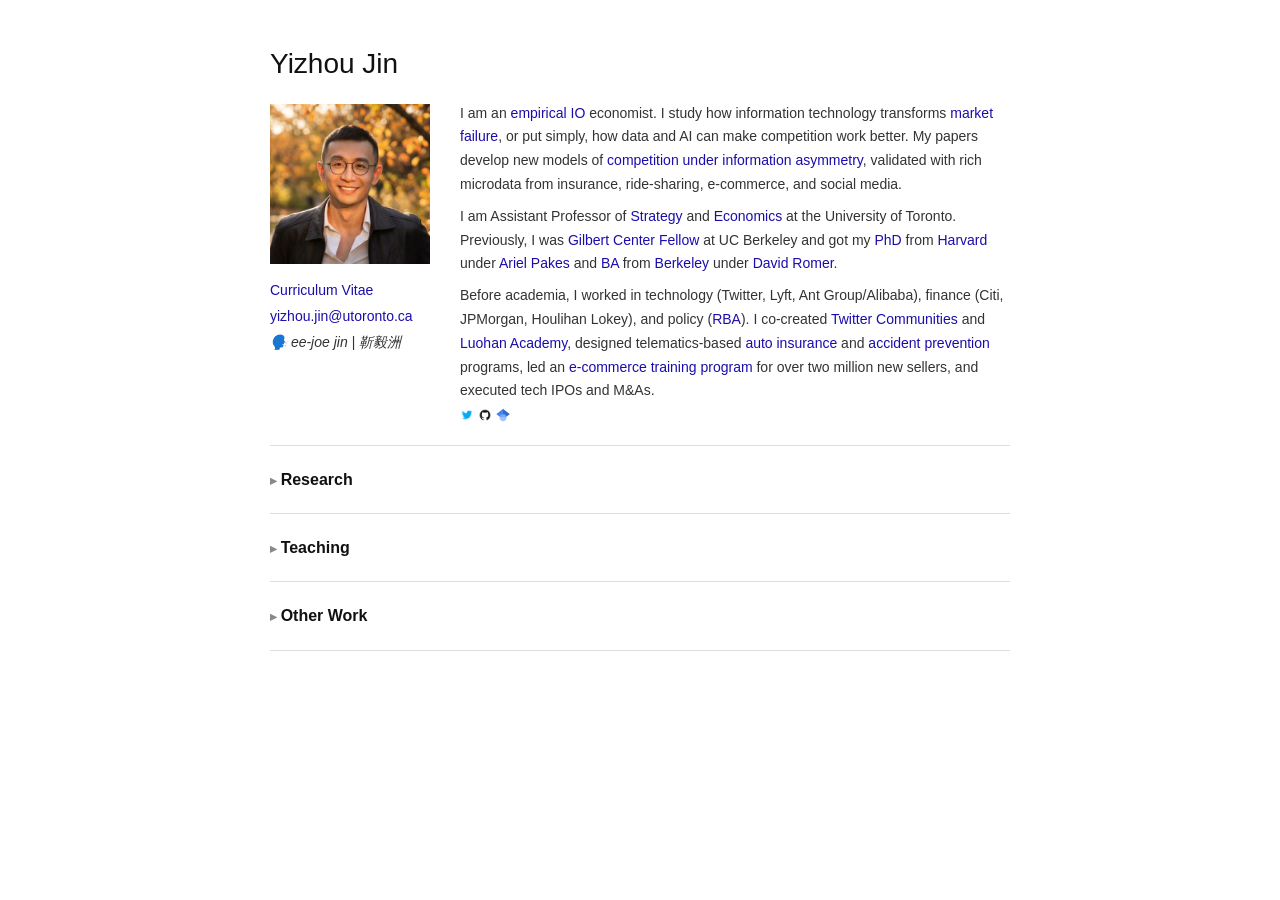
<file: index.html>
<!DOCTYPE html>
<html lang="en">
<head>
  <meta charset="UTF-8">
  <meta name="viewport" content="width=device-width, initial-scale=1.0">
  <title>Yizhou Jin</title>
  <meta name="description" content="Yizhou Jin, economics, strategy">
  <link rel="stylesheet" href="css/style.css">
  <!-- Google Analytics -->
  <script async src="https://www.googletagmanager.com/gtag/js?id=G-L0QRBL5CYY"></script>
  <script>
    window.dataLayer = window.dataLayer || [];
    function gtag(){dataLayer.push(arguments);}
    gtag('js', new Date());
    gtag('config', 'G-L0QRBL5CYY');
  </script>
</head>
<body>

  <div class="container">

    <!-- Header: photo/contact left, bio right -->
    <header class="profile">
      <h1>Yizhou Jin</h1>
      <div class="header-row">
        <div class="header-left">
          <img src="img/headshot.jpg" alt="Yizhou Jin" class="headshot">
          <p><a href="files/cv/cv_yjin.pdf" target="_blank">Curriculum Vitae</a></p>
          <p><a href="mailto:yizhou.jin@utoronto.ca">yizhou.jin@utoronto.ca</a></p>
          <p><em>🗣️ ee-joe jin | 靳毅洲</em></p>
        </div>
        <div class="header-right">
          <p>
            I am an <a href="https://www.aeaweb.org/articles?id=10.1257/jep.24.2.145" target="_blank">empirical IO</a> economist. I study how information technology transforms <a href="https://www.nobelprize.org/uploads/2018/06/tirole-lecture.pdf" target="_blank">market failure</a>, or put simply, how data and AI can make competition work better. My papers develop new models of <a href="https://www.nber.org/papers/w27906" target="_blank">competition under information asymmetry</a>, validated with rich microdata from insurance, ride-sharing, e-commerce, and social media.
          </p>
          <p>
            I am Assistant Professor of <a href="https://www.rotman.utoronto.ca/faculty-and-research/academic-areas/strategic-management/faculty/" target="_blank">Strategy</a> and <a href="https://www.economics.utoronto.ca/index.php/index/person/faculty" target="_blank">Economics</a> at the University of Toronto. Previously, I was <a href="https://gilbert.berkeley.edu/" target="_blank">Gilbert Center Fellow</a> at UC Berkeley and got my <a href="https://dash.harvard.edu/entities/publication/f94e4d7c-17cc-4f2f-86ca-3d49407c451c" target="_blank">PhD</a> from <a href="https://gsas.harvard.edu/program/business-economics" target="_blank">Harvard</a> under <a href="https://scholar.harvard.edu/pakes/home" target="_blank">Ariel Pakes</a> and <a href="https://econ.berkeley.edu/sites/default/files/jin_yizhou.pdf" target="_blank">BA</a> from <a href="https://econ.berkeley.edu/commencement/undergraduate-economics-awards" target="_blank">Berkeley</a> under <a href="https://eml.berkeley.edu/~dromer/" target="_blank">David Romer</a>.
          </p>
          <p>
            Before academia, I worked in technology (Twitter, Lyft, Ant Group/Alibaba), finance (Citi, JPMorgan, Houlihan Lokey), and policy (<a href="https://www.rba.gov.au/" target="_blank">RBA</a>). I co-created <a href="https://x.com/HiCommunities/status/1435649202810404864" target="_blank">Twitter Communities</a> and <a href="https://www.luohanacademy.com/" target="_blank">Luohan Academy</a>, designed telematics-based <a href="https://www.nber.org/digest/202110/voluntary-self-monitoring-auto-insurance-market?page=1&perPage=50" target="_blank">auto insurance</a> and <a href="https://papers.ssrn.com/sol3/papers.cfm?abstract_id=4453814" target="_blank">accident prevention</a> programs, led an <a href="https://papers.ssrn.com/sol3/papers.cfm?abstract_id=4334216" target="_blank">e-commerce training program</a> for over two million new sellers, and executed tech IPOs and M&amp;As.
            <br>
            <a href="https://x.com/yizhoujin" target="_blank"><img src="img/twitter.png" alt="Twitter" class="icon-emoji"></a>
            <a href="https://github.com/yizhoujin" target="_blank"><img src="img/github.png" alt="GitHub" class="icon-emoji"></a>
            <a href="https://scholar.google.com/citations?user=igW2S88AAAAJ&hl=en" target="_blank"><img src="img/scholar.png" alt="Google Scholar" class="icon-emoji"></a>
          </p>
        </div>
      </div>
    </header>

    <hr>

    <!-- Research -->
    <details id="research">
      <summary>Research</summary>

      <p class="research-overview">
        Competition often fails to deliver efficient outcomes when one side knows more than the other: insurers cannot recognize safe drivers, shoppers cannot spot reliable sellers, and readers struggle to tell careful reporting from misinformation. Data and AI can ease these failures by <a href="https://hbr.org/2016/11/the-simple-economics-of-machine-intelligence" target="_blank">making prediction cheap</a>, but the gains <a href="https://www.nber.org/papers/w31788" target="_blank">may flow</a> to those who already hold <a href="https://www.nber.org/papers/w29096" target="_blank">data</a>, <a href="https://doi.org/10.1287/mnsc.2024.06909" target="_blank">skills</a>, <a href="https://www.nber.org/papers/w35720" target="_blank">expertise</a> and <a href="https://www.aeaweb.org/articles?id=10.1257/aer.104.11.3565" target="_blank">track records</a>, widening the information gaps. I ask when data and AI make competition work better, and when they instead obstruct entry, raise markups or exacerbate societal risk. My method combines economic theory with large administrative datasets, structural econometrics and field experiments.
      </p>

      <h3>Published or Accepted</h3>

      <div class="paper">
        <p><strong>Buying Data from Consumers: The Impact of Monitoring in U.S. Auto Insurance</strong><br>
        with <a class="coauthor" href="https://shoshanavasserman.com/" target="_blank">Shoshana Vasserman</a>.
        <em>Journal of Political Economy</em>, published online, 2026.
        <br>
        <span class="lk">[<a href="https://doi.org/10.1086/744482" target="_blank">Paper</a>]</span>
        <span class="lk">[<a href="https://www.nber.org/digest/202110/voluntary-self-monitoring-auto-insurance-market?page=1&perPage=50" target="_blank">NBER Digest</a>]</span>
        <span class="lk">[<a href="https://www.nber.org/conferences/si-2019-industrial-organization" target="_blank">NBER SI IO/Digitization</a>]</span>
        <span class="lk">[<a href="files/research/jin_vasserman_buying_data_appendix.pdf" target="_blank">Online Appendix</a>]</span>
        <span class="lk">[<a href="files/research/jin_vasserman_buying_data_slides.pdf" target="_blank">Slides</a>]</span>
        <span class="lk">[<a href="https://doi.org/10.7910/DVN/IWFEZL" target="_blank">Replication Package</a>]</span>
        </p>
        <details class="abstract">
          <summary>Summary</summary>
          <p>A U.S. auto insurer offered drivers a discount for sharing their driving data: safer drivers selected in, and drivers became 30% safer while monitored. Our model shows that mandating data portability, or restricting how the monitoring data are priced, would reduce monitoring and hurt consumers.</p>
        </details>
      </div>

      <div class="paper">
        <p><strong>Competing under Information Heterogeneity: Evidence from Auto Insurance</strong><br>
        with <a class="coauthor" href="https://marcocosconati.com/" target="_blank">Marco Cosconati</a>, <a class="coauthor" href="https://sites.google.com/site/yixinpage/" target="_blank">Yi Xin</a>, and <a class="coauthor" href="https://fanwu.info/" target="_blank">Fan Wu</a>.
        <em>Review of Economic Studies</em>, published online, 2026.
        <br>
        <span class="lk">[<a href="https://doi.org/10.1093/restud/rdag058" target="_blank">Paper</a>]</span>
        <span class="lk">[<a href="https://dl.acm.org/doi/10.1145/3736252.3742587" target="_blank">EC Extended Abstract</a>]</span>
        <span class="lk">[<a href="https://www.nber.org/conferences/si-2025-industrial-organization" target="_blank">NBER SI IO</a>]</span>
        <span class="lk">[<a href="files/research/cosconati_xin_wu_jin_competing_appendix.pdf" target="_blank">Online Appendix</a>]</span>
        <span class="lk">[<a href="https://zenodo.org/records/17693302" target="_blank">Replication Package</a>]</span>
        </p>
        <details class="abstract">
          <summary>Summary</summary>
          <p>Italian auto insurers differ in how precisely they rate risk. Insurers that rate risk more precisely, including some smaller and more specialized firms, win safer customers despite higher costs, and a shared risk bureau would erode their edge yet raise consumer surplus by 15.7%.</p>
        </details>
      </div>

      <h3>Working Papers</h3>

      <div class="paper">
        <p><span class="new">[new]</span> <strong>Misinformation as Lemons: How Credibility Unravels on Social Media</strong>
        <br>
        <span class="lk">[<a href="misinformation-paper/">Paper</a>]</span>
        </p>
        <details class="abstract">
          <summary>Summary</summary>
          <p>This paper studies how information asymmetry between producers and readers drives selection in the production and amplification of social-media posts, and how network structure shapes that selection. We first develop an empirical framework with selection on two margins: producers with heterogeneous accuracy and amplifiers with different demand for credibility. We then micro-found this demand in a network sharing game, linking it to two network features: reciprocity and overlap. Empirically, we collect viral posts about the 2022 mpox outbreak on Twitter and develop a large-language-model protocol that scales fact-checking of each post while aligning closely with human judgment. Our empirical tests demonstrate adverse selection on both production and amplification margins within reciprocal or high-overlap networks, and advantageous selection in one-way and diverse (low-overlap) networks.</p>
        </details>
      </div>

      <div class="paper">
        <p><strong>Re-examining Moral Hazard in Risky Driving: New Evidence from Behavioral Data in Auto Insurance</strong>
        <br>
        <span class="lk">[<a href="https://papers.ssrn.com/sol3/papers.cfm?abstract_id=4453814" target="_blank">SSRN</a>]</span>
        <span class="lk">[<a href="https://dl.acm.org/doi/abs/10.1145/3580507.3597805" target="_blank">EC Extended Abstract</a>]</span>
        <span class="lk">[<a href="files/research/paper_mh_online_appendix.pdf" target="_blank">Online Appendix</a>]</span>
        <span class="lk">[<a href="files/research/paper_mh_slides.pdf" target="_blank">Slides</a>]</span>
        </p>
        <details class="abstract">
          <summary>Summary</summary>
          <p>Using second-by-second smartphone records from rideshare drivers, I find that handheld phone use more than doubles the odds of a collision, yet drivers barely cut it when rain or a higher deductible raises their risk or cost; a one-time warning reduces it by about 19%, with the largest proportional responses among the heaviest users.</p>
        </details>
      </div>

      <div class="paper">
        <p><strong>Entry and Advertising on Digital Platforms: Evidence from a Large E-Commerce Platform</strong><br>
        with Zhengyun Sun.
        <br>
        <span class="lk">[<a href="https://papers.ssrn.com/sol3/papers.cfm?abstract_id=6438349" target="_blank">SSRN</a>]</span>
        <span class="lk">[<a href="https://www.ftc.gov/about-ftc/bureaus-offices/bureau-economics/events/be-seminarsarchive" target="_blank">FTC</a>]</span>
        <span class="lk">[<a href="https://marriner.eccles.utah.edu/utah-winter-economics-conference/" target="_blank">Utah WBEC 2024</a>]</span>
        </p>
        <details class="abstract">
          <summary>Summary</summary>
          <p>On a platform where more than 20,000 sellers register each day, fewer than 1% become viable businesses. Entrants shown beside established sellers in the same search win buyers&rsquo; purchases, yet reach far fewer buyers&rsquo; consideration sets, pointing to discovery rather than product quality as the barrier to entry.</p>
        </details>
      </div>

      <div class="paper">
        <p><strong>Entrepreneurial Training at Platform Scale: Evidence from a Large E-Commerce Experiment</strong><br>
        with Zhengyun Sun. Earlier version circulated as &ldquo;AI Training for Online Entrepreneurs.&rdquo;
        <br>
        <span class="lk">[<a href="https://papers.ssrn.com/sol3/papers.cfm?abstract_id=4334216" target="_blank">SSRN</a>]</span>
        <span class="lk">[<a href="https://www.nber.org/conferences/economics-artificial-intelligence-conference-fall-2021" target="_blank">NBER Economics of AI</a>]</span>
        </p>
        <details class="abstract">
          <summary>Summary</summary>
          <p>In a randomized experiment with 712,118 new sellers, free, algorithmically customized training raised monthly revenue by 2.2%, much of it through advertising while sellers had few ratings.</p>
        </details>
      </div>

      <div class="paper">
        <p><strong>How to Prevent Traffic Accidents: AI and the &ldquo;First-Best&rdquo; Insurance Contract</strong><br>
        with Thomas Yu.
        <br>
        <span class="lk">[<a href="https://papers.ssrn.com/sol3/papers.cfm?abstract_id=4102446" target="_blank">SSRN</a>]</span>
        <span class="lk">[<a href="https://www.nber.org/conferences/si-2021-it-and-digitization" target="_blank">NBER SI IT/Digitization</a>]</span>
        </p>
        <details class="abstract">
          <summary>Summary</summary>
          <p>Using behavioral driving data, we estimate a model of risky action, attention and insurance that separates responses to financial incentives from the effect of making risk salient, and use it to design contracts that price a directly measured behavior while keeping insurance against accidents.</p>
        </details>
      </div>

      <div class="paper">
        <p><strong>Digital Platforms as Data Vendors: Information Acquisition and the Return to Data on an E-commerce Platform</strong><br>
        with Zhengyun Sun.
        <br>
        <span class="lk">[<a href="https://papers.ssrn.com/sol3/papers.cfm?abstract_id=6438423" target="_blank">SSRN</a>]</span>
        </p>
        <details class="abstract">
          <summary>Summary</summary>
          <p>A large e-commerce platform sells customer and market analytics to its sellers. Small sellers&rsquo; demand for analytics is especially price-sensitive, sellers induced to buy them achieve higher conversion and more buyers, and in our model cheaper access raises sales and lowers concentration within the estimation sample.</p>
        </details>
      </div>

    </details>

    <hr>

    <!-- Teaching & Other Writing -->
    <details id="teaching">
      <summary>Teaching</summary>

      <h3>Teaching Resources</h3>

      <div class="item">
        <p><strong>Information Asymmetry</strong><br>
        Model/Simulation:
        <span class="lk">[<a href="files/teaching/mini_course_info_asymmetry/adverse_selection_signaling.pdf" target="_blank">Adverse Selection &amp; Signaling</a>]</span>
        <span class="lk">[<a href="files/teaching/mini_course_info_asymmetry/moral_hazard.pdf" target="_blank">Moral Hazard</a>]</span>
        <br>
        Application:
        <span class="lk">[<a href="files/teaching/mini_course_info_asymmetry/application_insurance.pdf" target="_blank">Insurance</a>]</span>
        <span class="lk">[<a href="files/teaching/mini_course_info_asymmetry/application_ibuyer.pdf" target="_blank">iBuyers</a>]</span>
        <span class="lk">[<a href="files/teaching/mini_course_info_asymmetry/application_platform.pdf" target="_blank">Platforms</a>]</span>
        </p>
      </div>

      <div class="item">
        <p><strong>Disruptive Innovation</strong><br>
        Model:
        <span class="lk">[<a href="files/teaching/mini_course_disruptive_innovation/disruptive_innovation_framework.pdf" target="_blank">Framework</a>]</span>
        <br>
        Application:
        <span class="lk">[<a href="files/teaching/mini_course_disruptive_innovation/application_insurance.pdf" target="_blank">Insurance</a>]</span>
        <span class="lk">[<a href="files/teaching/mini_course_disruptive_innovation/application_gaming.pdf" target="_blank">Gaming</a>]</span>
        </p>
      </div>

      <div class="item">
        <p><strong>Economics of AI</strong><br>
        Model:
        <span class="lk">[<a href="files/teaching/mini_course_econ_ai/themes.pdf" target="_blank">Themes</a>]</span>
        <span class="lk">[<a href="files/teaching/mini_course_econ_ai/task_vs_system_view.pdf" target="_blank">Task vs System Views</a>]</span>
        <br>
        Application:
        <span class="lk">[<a href="files/teaching/mini_course_econ_ai/application_healthcare.pdf" target="_blank">Healthcare</a>]</span>
        <span class="lk">[<a href="files/teaching/mini_course_econ_ai/application_tech_adoption.pdf" target="_blank">Automation</a>]</span>
        </p>
      </div>

      <h3>Advising</h3>

      <div class="item">
        <p><strong>PhD</strong><br>
        <a href="https://andrewpaulley.ca/" target="_blank">Andrew Paulley</a> (committee member)
        </p>
      </div>

      <div class="item">
        <p><strong>Undergraduate</strong><br>
        Ishaan Gupta (family office);
        Jacob Kyi (Studienstiftung);
        Yiming Zhong (Private Equity);
        Hannah Zeyu Zhang (MIT Master);
        Frank Vergara (Samsung);
        Naomi Dong (Deloitte);
        Patrick Wei (Yale SOM MBA);
        Giada Rosa Bernardins (Esade Barcelona MBA)
        </p>
      </div>

      <div class="item">
        <p><strong><a href="https://creativedestructionlab.com/streams/risk/" target="_blank">CDL Risk</a> Startups</strong><br>
        <a href="https://www.federato.ai/" target="_blank">Federato</a> ($15M Series A);
        <a href="https://iink.com/" target="_blank">iink Payments</a> ($6M Seed);
        <a href="https://protosure.io/" target="_blank">Protosure</a> ($3M Seed);
        <a href="https://www.birdseyeviewtechnologies.com/" target="_blank">Birdseyeview Technology</a> (£250K Seed);
        <a href="https://www.cooperpetcare.com/" target="_blank">Cooper Pet Care</a> (€600K Seed)
        </p>
      </div>

      <h3>My Mentors</h3>

      <div class="item">
        <p><strong>Berkeley</strong><br>
        <a href="https://econ.berkeley.edu/profile/pierre-olivier-gourinchas" target="_blank">Pierre-Olivier Gourinchas</a>,
        <a href="https://econ.berkeley.edu/profile/ben-handel" target="_blank">Ben Handel</a>,
        <a href="https://haas.berkeley.edu/faculty/jonathan-kolstad/" target="_blank">Jon Kolstad</a>,
        <a href="https://econ.berkeley.edu/profile/martha-olney" target="_blank">Martha Olney</a>,
        <a href="https://econ.berkeley.edu/profile/david-h-romer" target="_blank">David Romer</a>,
        <a href="https://haas.berkeley.edu/faculty/tadelis-steven/" target="_blank">Steven Tadelis</a>
        </p>
      </div>

      <div class="item">
        <p><strong>Harvard</strong><br>
        <a href="https://www.hbs.edu/faculty/Pages/profile.aspx?facId=220887" target="_blank">Leemore Dafny</a>,
        <a href="https://economics.mit.edu/people/faculty/nathaniel-hendren" target="_blank">Nathan Hendren</a>,
        <a href="https://www.economics.harvard.edu/people/robin-lee" target="_blank">Robin Lee</a>,
        <a href="https://www.economics.harvard.edu/people/ariel-pakes" target="_blank">Ariel Pakes</a>,
        <a href="https://www.hbs.edu/faculty/Pages/profile.aspx?facId=209495" target="_blank">Dennis Yao</a>
        </p>
      </div>

    </details>

    <hr>

    <!-- Discussions & Presentations -->
    <details id="other-work">
      <summary>Other Work</summary>

      <div class="item">
        <p>Program Committee, ACM Conference on Economics and Computation (EC): <a href="https://ec26.sigecom.org/committees/program-committee/" target="_blank">'26</a>, <a href="https://ec23.sigecom.org/comittees/program-committee/index.html" target="_blank">'23</a>, <a href="https://ec21.sigecom.org/committees-acm/program-committee/index.html" target="_blank">'21</a>, <a href="https://ec20.sigecom.org/committees-acm/program-committee/index.html" target="_blank">'20</a>.</p>
      </div>

      <div class="item">
        <p><a href="https://www.rotman.utoronto.ca/faculty-and-research/academic-areas/economic-analysis-and-policy/seminars/" target="_blank">Rotman EAP Seminar</a> co-organizer, 2022&ndash;present.</p>
      </div>

      <div class="item">
        <p>Discussion of Li and Zheng (2025): &ldquo;Experience Rating and Moral Hazard in Insurance Markets&rdquo;<br>
        <em>NBER Insurance Working Group Meeting</em>, May 2025.
        <span class="lk">[<a href="files/other/jin_discussion_li_zheng_2025.pdf" target="_blank">Slides</a>]</span>
        </p>
      </div>

      <div class="item">
        <p>Discussion of Demirer, Jim&eacute;nez-Hern&aacute;ndez, Li, and Peng (2023): &ldquo;Data, Privacy Laws and Firm Production: Evidence from the GDPR&rdquo;<br>
        <em>AEA Annual Meeting</em>, January 2024.
        <span class="lk">[<a href="files/other/jin_discussion_demirer_2024.pdf" target="_blank">Slides</a>]</span>
        </p>
      </div>

      <div class="item">
        <p>&ldquo;Telematics Data in U.S. Auto Insurance&rdquo;<br>
        <em>IVASS</em>, December 2022.
        <span class="lk">[<a href="files/other/jin_telematics_ivass_2022.pdf" target="_blank">Slides</a>]</span>
        </p>
      </div>

      <div class="item">
        <p>Discussion of Cosconati (2021): &ldquo;The Effect of Insurance Telematics and Financial Penalties on Market-wide Moral Hazard&rdquo;<br>
        <em>NBER Insurance Working Group Meeting</em>, October 2021.
        <span class="lk">[<a href="files/other/jin_discussion_cosconati_2021.pdf" target="_blank">Slides</a>]</span>
        </p>
      </div>

      <div class="item">
        <p>IB Deals &mdash; IPO: <a href="https://www.sec.gov/Archives/edgar/data/1327567/000119312512153764/d318373ds1.htm" target="_blank">Palo Alto Networks</a>, <a href="https://www.sec.gov/Archives/edgar/data/1478484/000119312513393718/d552850ds1.htm" target="_blank">zulily</a>, <a href="https://www.sec.gov/Archives/edgar/data/1594109/000119312514075544/d647121ds1.htm" target="_blank">GrubHub</a>, <a href="https://www.sec.gov/Archives/edgar/data/1528396/000119312511240194/ds1.htm" target="_blank">Guidewire</a>, <a href="https://www.sec.gov/Archives/edgar/data/1477200/000104746913008919/a2216601zs-1a.htm" target="_blank">Rocket Fuel</a>. M&amp;A: <a href="https://www.prnewswire.com/news-releases/seamless-and-grubhub-announce-merger-208124841.html" target="_blank">GrubHub/Seamless</a>, <a href="https://www.itnews.com.au/news/alcatel-lucent-sells-genesys-for-15b-277523" target="_blank">Permira/Genesys</a>, <a href="https://spectrum.ieee.org/nanosys-gets-3m-to-bring-its-quantum-dot-technology-to-lcds" target="_blank">3M/Nanosys</a>.</p>
      </div>

    </details>

    <footer>
    </footer>

  </div>

  <script>
    // A link ending in #research etc. opens that tab and scrolls to it.
    function openTab(id) {
      var d = document.getElementById(id);
      if (!d || d.tagName !== 'DETAILS') return;
      d.open = true;
      d.scrollIntoView({behavior: 'smooth', block: 'start'});
    }
    if (location.hash) openTab(location.hash.slice(1));
    window.addEventListener('hashchange', function () { openTab(location.hash.slice(1)); });
  </script>

</body>
</html>
</file>
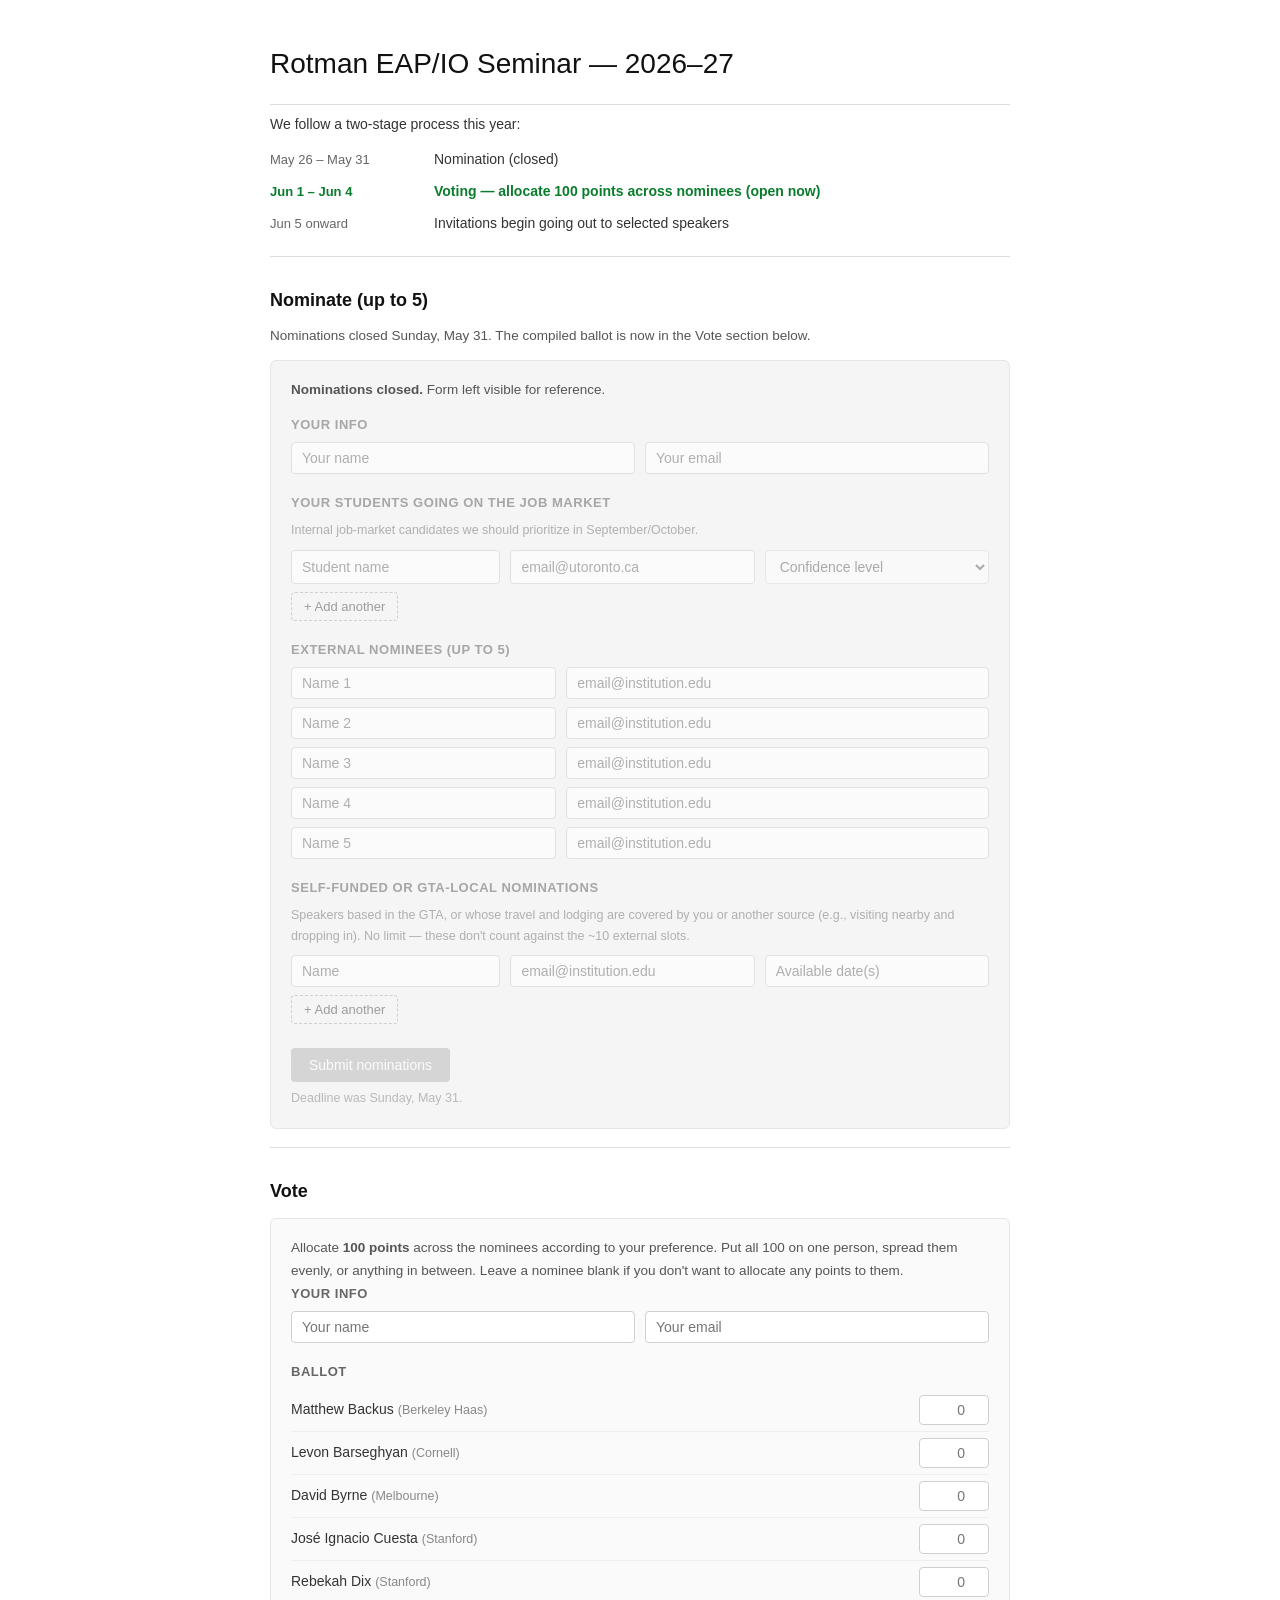
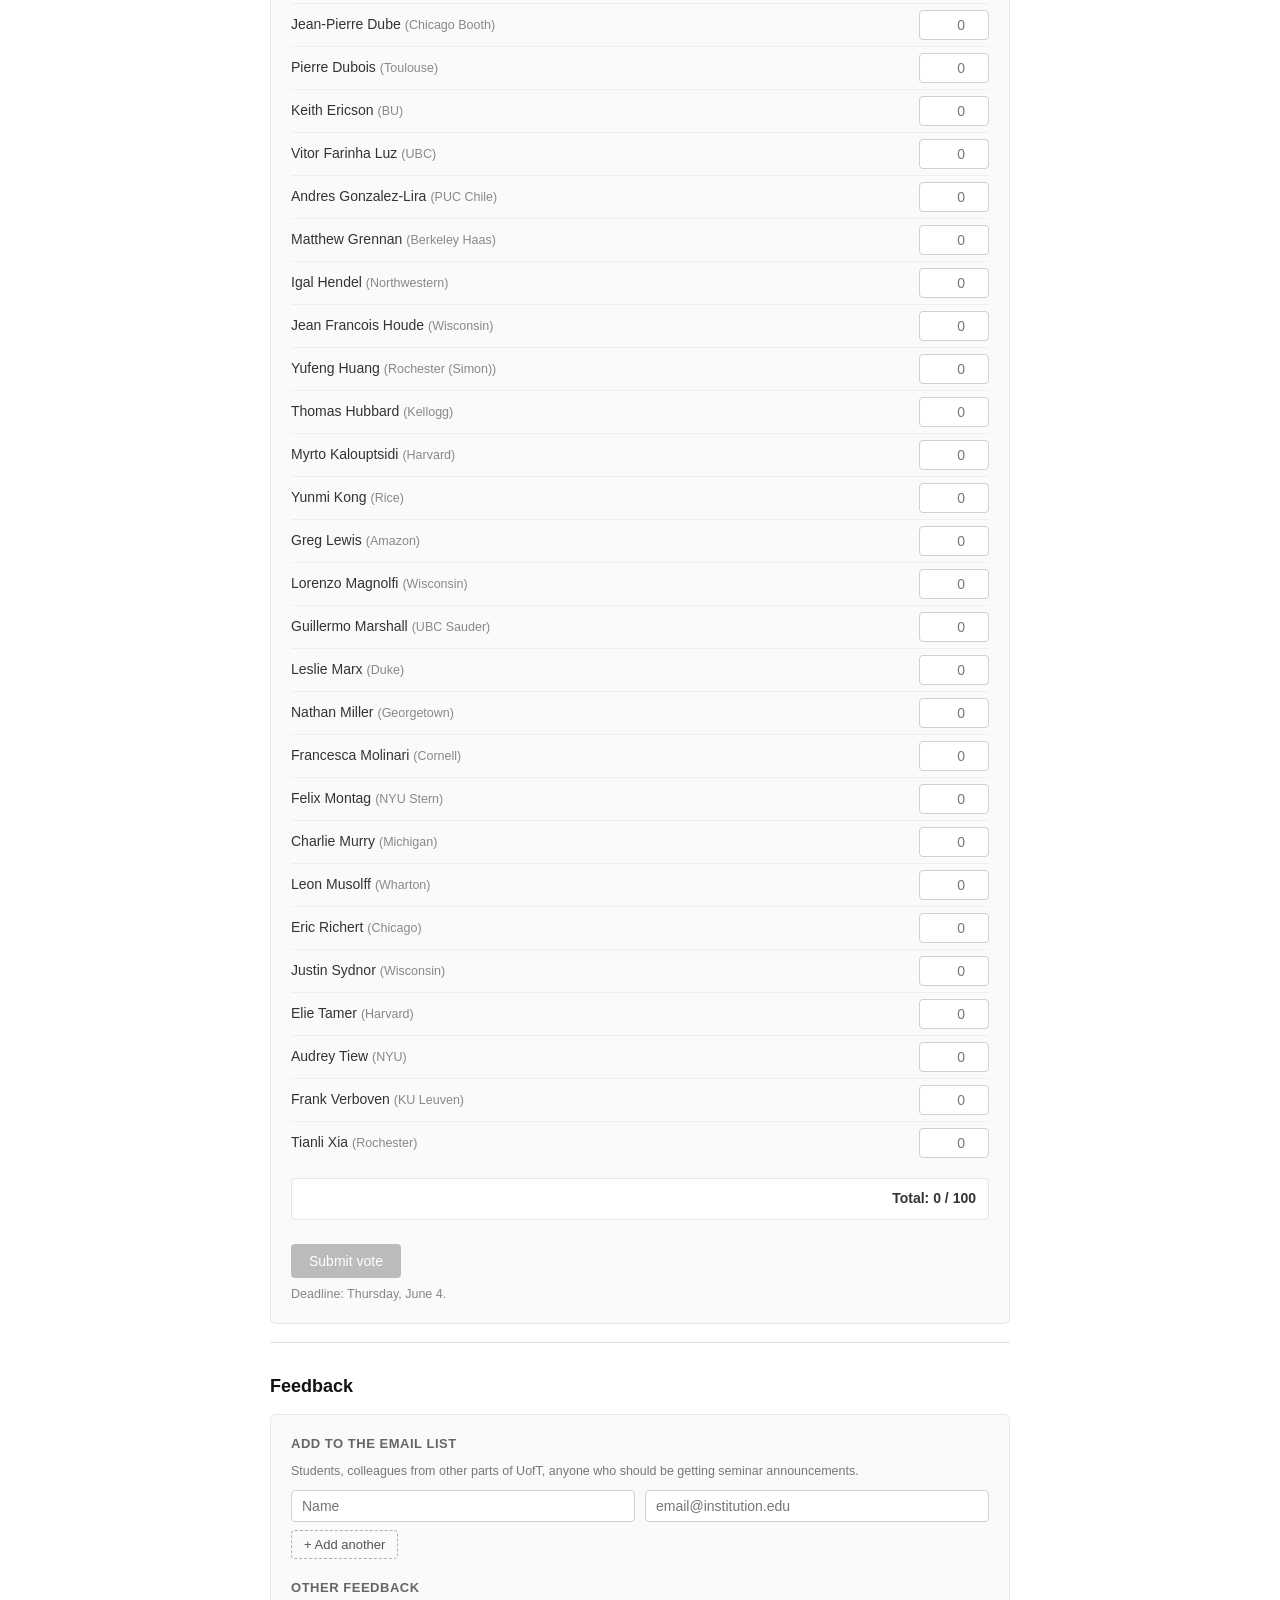
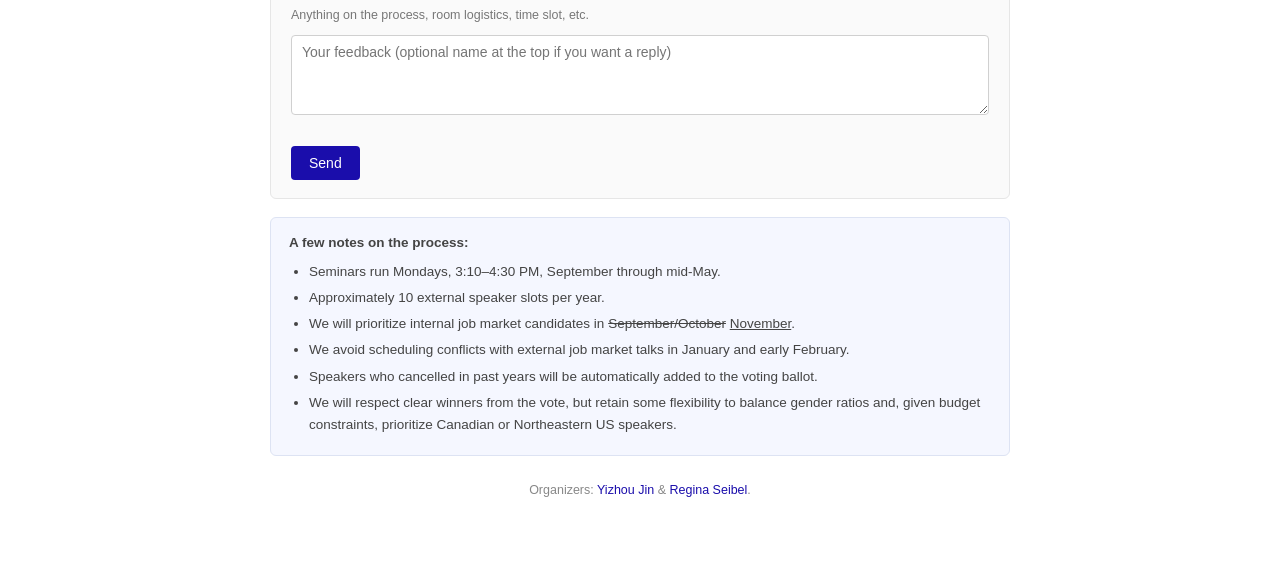
<file: eap/index.html>
<!DOCTYPE html>
<html lang="en">
<head>
  <meta charset="UTF-8">
  <meta name="viewport" content="width=device-width, initial-scale=1.0">
  <title>EAP/IO Seminar 2026-27</title>
  <meta name="robots" content="noindex, nofollow">
  <link rel="stylesheet" href="../css/style.css">
  <style>
    .timeline {
      list-style: none;
      margin: 8px 0 16px;
      padding: 0;
    }
    .timeline li {
      padding: 4px 0;
      display: flex;
      gap: 14px;
      align-items: baseline;
    }
    .timeline .when {
      flex: 0 0 150px;
      color: #666;
      font-size: 13px;
    }
    .timeline .what {
      flex: 1;
    }
    .timeline .active {
      color: #0a7d2c;
      font-weight: 600;
    }
    .form-section {
      background: #fafafa;
      border: 1px solid #e6e6e6;
      border-radius: 6px;
      padding: 18px 20px;
      margin: 12px 0 18px;
    }
    .form-section.disabled {
      background: #f5f5f5;
      color: #888;
    }
    .form-section.disabled fieldset[disabled] {
      border: none;
      padding: 0;
      margin: 0;
      opacity: 0.55;
    }
    .form-section.disabled .closed-note {
      margin: 0 0 12px;
      color: #555;
      font-size: 13.5px;
    }
    .form-row {
      display: flex;
      gap: 10px;
      margin-bottom: 8px;
    }
    .form-row input {
      flex: 1;
      padding: 7px 10px;
      font-size: 14px;
      font-family: inherit;
      border: 1px solid #d0d0d0;
      border-radius: 4px;
      background: #fff;
    }
    .form-row input:focus {
      outline: none;
      border-color: #1a0dab;
    }
    .form-row input[name^="name"] { flex: 0 0 38%; }
    textarea {
      width: 100%;
      padding: 8px 10px;
      font-size: 14px;
      font-family: inherit;
      border: 1px solid #d0d0d0;
      border-radius: 4px;
      background: #fff;
      resize: vertical;
      min-height: 80px;
    }
    textarea:focus {
      outline: none;
      border-color: #1a0dab;
    }
    button.submit {
      margin-top: 10px;
      padding: 9px 18px;
      background: #1a0dab;
      color: #fff;
      border: none;
      border-radius: 4px;
      font-size: 14px;
      font-family: inherit;
      cursor: pointer;
    }
    button.submit:hover { background: #1505a0; }
    button.submit:disabled {
      background: #bbb;
      cursor: not-allowed;
    }
    button.add-row {
      background: none;
      border: 1px dashed #b0b0b0;
      color: #555;
      padding: 6px 12px;
      border-radius: 4px;
      font-size: 13px;
      font-family: inherit;
      cursor: pointer;
    }
    button.add-row:hover {
      border-color: #1a0dab;
      color: #1a0dab;
    }
    .form-row input[name="sf_name"] { flex: 0 0 30%; }
    .form-row input[name="sf_email"] { flex: 0 0 35%; }
    .form-row input[name="sf_date"] { flex: 1; }
    .form-row input[name="st_name"] { flex: 0 0 30%; }
    .form-row input[name="st_email"] { flex: 0 0 35%; }
    .form-row select[name="st_confidence"] {
      flex: 1;
      padding: 7px 10px;
      font-size: 14px;
      font-family: inherit;
      border: 1px solid #d0d0d0;
      border-radius: 4px;
      background: #fff;
      color: #333;
    }
    .form-row select:focus { outline: none; border-color: #1a0dab; }
    .notes-section {
      background: #f5f7ff;
      border: 1px solid #dde3f3;
      border-radius: 6px;
      padding: 14px 18px;
      margin: 12px 0 0;
      font-size: 13.5px;
      color: #444;
      line-height: 1.65;
    }
    .notes-section ul { margin: 6px 0 0 20px; padding: 0; }
    .notes-section li { margin-bottom: 4px; }
    .ballot-row {
      display: flex;
      align-items: center;
      gap: 12px;
      padding: 6px 0;
      border-bottom: 1px solid #eee;
    }
    .ballot-row:last-child { border-bottom: none; }
    .ballot-row .nominee {
      flex: 1;
      font-size: 14px;
    }
    .ballot-row .nominee .affil {
      color: #888;
      font-size: 12.5px;
      margin-left: 4px;
    }
    .ballot-row input[type="number"] {
      width: 70px;
      padding: 6px 8px;
      font-size: 14px;
      font-family: inherit;
      border: 1px solid #d0d0d0;
      border-radius: 4px;
      background: #fff;
      text-align: right;
    }
    .ballot-row input[type="number"]:focus {
      outline: none;
      border-color: #1a0dab;
    }
    .ballot-total {
      margin-top: 14px;
      padding: 8px 12px;
      background: #fff;
      border: 1px solid #e6e6e6;
      border-radius: 4px;
      font-size: 14px;
      font-weight: 600;
      text-align: right;
    }
    .ballot-total.ok { color: #0a7d2c; border-color: #b7e4c4; background: #f1faf3; }
    .ballot-total.over { color: #a30000; border-color: #f1c8c8; background: #fbf0f0; }
    .preview-banner {
      background: #fff7e0;
      border: 1px solid #e0c870;
      color: #6b5a16;
      padding: 8px 12px;
      border-radius: 4px;
      font-size: 12.5px;
      margin-bottom: 12px;
    }
    .hint {
      font-size: 12.5px;
      color: #888;
      margin-top: 6px;
    }
    h2 {
      font-size: 18px;
      font-weight: 600;
      color: #111;
      margin-top: 28px;
      margin-bottom: 10px;
    }
  </style>
</head>
<body>

  <div class="container">

    <header>
      <h1>Rotman EAP/IO Seminar &mdash; 2026&ndash;27</h1>
    </header>

    <hr>

    <p>We follow a two-stage process this year:</p>
    <ul class="timeline">
      <li><span class="when">May 26 &ndash; May 31</span><span class="what">Nomination (closed)</span></li>
      <li><span class="when active">Jun 1 &ndash; Jun 4</span><span class="what active">Voting &mdash; allocate 100 points across nominees (open now)</span></li>
      <li><span class="when">Jun 5 onward</span><span class="what">Invitations begin going out to selected speakers</span></li>
    </ul>

    <hr>

    <h2>Nominate (up to 5)</h2>
    <p style="font-size:13.5px; color:#555;">
      Nominations closed Sunday, May 31. The compiled ballot is now in the Vote section below.
    </p>
    <div class="form-section disabled">
      <p class="closed-note"><strong>Nominations closed.</strong> Form left visible for reference.</p>
      <fieldset disabled>
      <form id="nominate-form" onsubmit="return false">
        <h3 style="font-size:13px; color:#666; text-transform:uppercase; letter-spacing:0.04em; margin-top:0; margin-bottom:6px;">Your info</h3>
        <div class="form-row">
          <input type="text" name="nominator_name" placeholder="Your name" autocomplete="name" required>
          <input type="email" name="nominator_email" placeholder="Your email" autocomplete="email" required>
        </div>

        <h3 style="font-size:13px; color:#666; text-transform:uppercase; letter-spacing:0.04em; margin-top:18px; margin-bottom:6px;">Your students going on the job market</h3>
        <p style="font-size:12.5px; color:#777; margin-bottom:8px;">
          Internal job-market candidates we should prioritize in September/October.
        </p>
        <div id="student-rows">
          <div class="form-row student-row">
            <input type="text" name="st_name" placeholder="Student name" autocomplete="off">
            <input type="email" name="st_email" placeholder="email@utoronto.ca" autocomplete="off">
            <select name="st_confidence">
              <option value="">Confidence level</option>
              <option value="For sure going">For sure going</option>
              <option value="Likely going">Likely going</option>
              <option value="Still deciding">Still deciding</option>
            </select>
          </div>
        </div>
        <button type="button" class="add-row" onclick="addStudentRow()">+ Add another</button>

        <h3 style="font-size:13px; color:#666; text-transform:uppercase; letter-spacing:0.04em; margin-top:18px; margin-bottom:6px;">External nominees (up to 5)</h3>
        <div class="form-row">
          <input type="text" name="name1" placeholder="Name 1" autocomplete="off">
          <input type="email" name="email1" placeholder="email@institution.edu" autocomplete="off">
        </div>
        <div class="form-row">
          <input type="text" name="name2" placeholder="Name 2" autocomplete="off">
          <input type="email" name="email2" placeholder="email@institution.edu" autocomplete="off">
        </div>
        <div class="form-row">
          <input type="text" name="name3" placeholder="Name 3" autocomplete="off">
          <input type="email" name="email3" placeholder="email@institution.edu" autocomplete="off">
        </div>
        <div class="form-row">
          <input type="text" name="name4" placeholder="Name 4" autocomplete="off">
          <input type="email" name="email4" placeholder="email@institution.edu" autocomplete="off">
        </div>
        <div class="form-row">
          <input type="text" name="name5" placeholder="Name 5" autocomplete="off">
          <input type="email" name="email5" placeholder="email@institution.edu" autocomplete="off">
        </div>

        <h3 style="font-size:13px; color:#666; text-transform:uppercase; letter-spacing:0.04em; margin-top:18px; margin-bottom:6px;">Self-funded or GTA-local nominations</h3>
        <p style="font-size:12.5px; color:#777; margin-bottom:8px;">
          Speakers based in the GTA, or whose travel and lodging are covered by you or another source (e.g., visiting nearby and dropping in). No limit &mdash; these don't count against the ~10 external slots.
        </p>
        <div id="self-funded-rows">
          <div class="form-row self-funded-row">
            <input type="text" name="sf_name" placeholder="Name" autocomplete="off">
            <input type="email" name="sf_email" placeholder="email@institution.edu" autocomplete="off">
            <input type="text" name="sf_date" placeholder="Available date(s)" autocomplete="off">
          </div>
        </div>
        <button type="button" class="add-row" onclick="addSelfFundedRow()">+ Add another</button>

        <div style="margin-top:14px;">
          <button type="submit" class="submit">Submit nominations</button>
        </div>
        <p class="hint">Deadline was Sunday, May 31.</p>
      </form>
      </fieldset>
    </div>

    <hr>

    <h2>Vote</h2>
    <div id="vote-closed" class="form-section disabled">
      <p style="margin:0;">
        Voting opens <strong>Monday, June 1</strong>. The compiled list of nominees will appear here, and you'll allocate <strong>100 points</strong> across them however you'd like.
      </p>
    </div>
    <div id="vote-open" class="form-section" style="display:none;">
      <p style="font-size:13.5px; color:#555; margin-top:0;">
        Allocate <strong>100 points</strong> across the nominees according to your preference. Put all 100 on one person, spread them evenly, or anything in between. Leave a nominee blank if you don't want to allocate any points to them.
      </p>
      <form id="vote-form" onsubmit="return submitVote(event)">
        <h3 style="font-size:13px; color:#666; text-transform:uppercase; letter-spacing:0.04em; margin-top:0; margin-bottom:6px;">Your info</h3>
        <div class="form-row">
          <input type="text" name="voter_name" placeholder="Your name" autocomplete="name" required>
          <input type="email" name="voter_email" placeholder="Your email" autocomplete="email" required>
        </div>

        <h3 style="font-size:13px; color:#666; text-transform:uppercase; letter-spacing:0.04em; margin-top:18px; margin-bottom:6px;">Ballot</h3>
        <div id="ballot-rows"></div>

        <div id="ballot-total" class="ballot-total">
          Total: <span id="ballot-total-num">0</span> / 100
        </div>

        <div style="margin-top:14px;">
          <button type="submit" class="submit">Submit vote</button>
        </div>
        <p class="hint">Deadline: Thursday, June 4.</p>
      </form>
    </div>

    <hr>

    <h2>Feedback</h2>
    <div class="form-section">
      <form id="feedback-form" onsubmit="return submitFeedback(event)">
        <h3 style="font-size:13px; color:#666; text-transform:uppercase; letter-spacing:0.04em; margin-top:0; margin-bottom:6px;">Add to the email list</h3>
        <p style="font-size:12.5px; color:#777; margin-bottom:8px;">
          Students, colleagues from other parts of UofT, anyone who should be getting seminar announcements.
        </p>
        <div id="mailing-rows">
          <div class="form-row mailing-row">
            <input type="text" name="ml_name" placeholder="Name" autocomplete="off">
            <input type="email" name="ml_email" placeholder="email@institution.edu" autocomplete="off">
          </div>
        </div>
        <button type="button" class="add-row" onclick="addMailingRow()">+ Add another</button>

        <h3 style="font-size:13px; color:#666; text-transform:uppercase; letter-spacing:0.04em; margin-top:18px; margin-bottom:6px;">Other feedback</h3>
        <p style="font-size:12.5px; color:#777; margin-bottom:8px;">
          Anything on the process, room logistics, time slot, etc.
        </p>
        <textarea id="feedback-text" placeholder="Your feedback (optional name at the top if you want a reply)"></textarea>

        <div style="margin-top:14px;">
          <button type="submit" class="submit">Send</button>
        </div>
      </form>
    </div>

    <div class="notes-section">
      <strong>A few notes on the process:</strong>
      <ul>
        <li>Seminars run Mondays, 3:10&ndash;4:30 PM, September through mid-May.</li>
        <li>Approximately 10 external speaker slots per year.</li>
        <li>We will prioritize internal job market candidates in <del>September/October</del> <ins>November</ins>.</li>
        <li>We avoid scheduling conflicts with external job market talks in January and early February.</li>
        <li>Speakers who cancelled in past years will be automatically added to the voting ballot.</li>
        <li>We will respect clear winners from the vote, but retain some flexibility to balance gender ratios and, given budget constraints, prioritize Canadian or Northeastern US speakers.</li>
      </ul>
    </div>

    <p style="text-align:center; color:#888; font-size:12.5px; margin-top:24px;">
      Organizers: <a href="/" target="_blank">Yizhou Jin</a> &amp; <a href="https://reginaseibel.github.io/" target="_blank">Regina Seibel</a>.
    </p>

  </div>

  <script>
    // Paste the deployment URL of your Apps Script Web App here.
    const SCRIPT_URL = "https://script.google.com/macros/s/AKfycbzmW98Hx26xoKYQd_NMesgxXrV_BkV5HjKjCE9oM6PM7DdJgGfIJiztPfN2cNuN4TAD/exec";

    // Fallback recipients if the script call fails.
    const ORG_EMAILS = "yizhou.jin@utoronto.ca,regina.seibel@rotman.utoronto.ca";

    // ---- Vote ballot ----
    // On May 31, after nominations close, the organizers compile the final
    // ballot here (external nominees from form submissions + auto-added past
    // cancellations). Voting opens automatically once this array is non-empty.
    // Each entry: { name: "...", affiliation: "..." }
    const BALLOT = [
      { name: "Matthew Backus", affiliation: "Berkeley Haas" },
      { name: "Levon Barseghyan", affiliation: "Cornell" },
      { name: "David Byrne", affiliation: "Melbourne" },
      { name: "José Ignacio Cuesta", affiliation: "Stanford" },
      { name: "Rebekah Dix", affiliation: "Stanford" },
      { name: "Jean-Pierre Dube", affiliation: "Chicago Booth" },
      { name: "Pierre Dubois", affiliation: "Toulouse" },
      { name: "Keith Ericson", affiliation: "BU" },
      { name: "Vitor Farinha Luz", affiliation: "UBC" },
      { name: "Andres Gonzalez-Lira", affiliation: "PUC Chile" },
      { name: "Matthew Grennan", affiliation: "Berkeley Haas" },
      { name: "Igal Hendel", affiliation: "Northwestern" },
      { name: "Jean Francois Houde", affiliation: "Wisconsin" },
      { name: "Yufeng Huang", affiliation: "Rochester (Simon)" },
      { name: "Thomas Hubbard", affiliation: "Kellogg" },
      { name: "Myrto Kalouptsidi", affiliation: "Harvard" },
      { name: "Yunmi Kong", affiliation: "Rice" },
      { name: "Greg Lewis", affiliation: "Amazon" },
      { name: "Lorenzo Magnolfi", affiliation: "Wisconsin" },
      { name: "Guillermo Marshall", affiliation: "UBC Sauder" },
      { name: "Leslie Marx", affiliation: "Duke" },
      { name: "Nathan Miller", affiliation: "Georgetown" },
      { name: "Francesca Molinari", affiliation: "Cornell" },
      { name: "Felix Montag", affiliation: "NYU Stern" },
      { name: "Charlie Murry", affiliation: "Michigan" },
      { name: "Leon Musolff", affiliation: "Wharton" },
      { name: "Eric Richert", affiliation: "Chicago" },
      { name: "Justin Sydnor", affiliation: "Wisconsin" },
      { name: "Elie Tamer", affiliation: "Harvard" },
      { name: "Audrey Tiew", affiliation: "NYU" },
      { name: "Frank Verboven", affiliation: "KU Leuven" },
      { name: "Tianli Xia", affiliation: "Rochester" },
    ];

    // Dummy ballot used when the page is loaded with ?preview in the URL,
    // so organizers can preview the voting UI before populating BALLOT.
    const PREVIEW_BALLOT = [
      { name: "Alessandro Gavazza", affiliation: "LSE" },
      { name: "Ali Yurukoglu", affiliation: "Stanford GSB" },
      { name: "Chris Sullivan", affiliation: "Calgary" },
      { name: "Ginger Jin", affiliation: "Maryland" },
      { name: "Shoshana Vasserman", affiliation: "Stanford GSB" },
      { name: "Christopher Conlon", affiliation: "NYU Stern" }
    ];

    async function postToSheet(payload) {
      // text/plain content-type avoids a CORS preflight on Apps Script.
      const res = await fetch(SCRIPT_URL, {
        method: "POST",
        redirect: "follow",
        body: JSON.stringify(payload),
        headers: { "Content-Type": "text/plain;charset=utf-8" }
      });
      const data = await res.json();
      if (data.status !== "ok") throw new Error(data.message || "Unknown error");
      return data;
    }

    function showThanks(form, msg) {
      const section = form.closest(".form-section");
      section.innerHTML =
        '<p style="margin:0; color:#0a7d2c; font-weight:600;">' + msg + '</p>';
    }

    function mailtoFallback(subject, body) {
      window.location.href = "mailto:" + ORG_EMAILS +
        "?subject=" + encodeURIComponent(subject) +
        "&body=" + encodeURIComponent(body);
    }

    function addSelfFundedRow() {
      const container = document.getElementById("self-funded-rows");
      const row = document.createElement("div");
      row.className = "form-row self-funded-row";
      row.innerHTML =
        '<input type="text" name="sf_name" placeholder="Name" autocomplete="off">' +
        '<input type="email" name="sf_email" placeholder="email@institution.edu" autocomplete="off">' +
        '<input type="text" name="sf_date" placeholder="Available date(s)" autocomplete="off">';
      container.appendChild(row);
    }

    function addStudentRow() {
      const container = document.getElementById("student-rows");
      const row = document.createElement("div");
      row.className = "form-row student-row";
      row.innerHTML =
        '<input type="text" name="st_name" placeholder="Student name" autocomplete="off">' +
        '<input type="email" name="st_email" placeholder="email@utoronto.ca" autocomplete="off">' +
        '<select name="st_confidence">' +
          '<option value="">Confidence level</option>' +
          '<option value="For sure going">For sure going</option>' +
          '<option value="Likely going">Likely going</option>' +
          '<option value="Still deciding">Still deciding</option>' +
        '</select>';
      container.appendChild(row);
    }

    function addMailingRow() {
      const container = document.getElementById("mailing-rows");
      const row = document.createElement("div");
      row.className = "form-row mailing-row";
      row.innerHTML =
        '<input type="text" name="ml_name" placeholder="Name" autocomplete="off">' +
        '<input type="email" name="ml_email" placeholder="email@institution.edu" autocomplete="off">';
      container.appendChild(row);
    }

    function collectNominationPayload(f) {
      const students = [];
      document.querySelectorAll(".student-row").forEach(row => {
        const name = row.querySelector('input[name="st_name"]').value.trim();
        const email = row.querySelector('input[name="st_email"]').value.trim();
        const confidence = row.querySelector('select[name="st_confidence"]').value;
        if (name || email) students.push({ name, email, confidence });
      });
      const nominees = [];
      for (let i = 1; i <= 5; i++) {
        const name = (f["name" + i].value || "").trim();
        const email = (f["email" + i].value || "").trim();
        if (name || email) nominees.push({ name, email });
      }
      const selfFunded = [];
      document.querySelectorAll(".self-funded-row").forEach(row => {
        const name = row.querySelector('input[name="sf_name"]').value.trim();
        const email = row.querySelector('input[name="sf_email"]').value.trim();
        const date = row.querySelector('input[name="sf_date"]').value.trim();
        if (name || email || date) selfFunded.push({ name, email, date });
      });
      return {
        type: "nomination",
        nominator_name: (f.nominator_name.value || "").trim(),
        nominator_email: (f.nominator_email.value || "").trim(),
        students,
        nominees,
        self_funded: selfFunded
      };
    }

    async function submitNomination(e) {
      e.preventDefault();
      const f = e.target;
      const payload = collectNominationPayload(f);
      if (payload.students.length === 0 && payload.nominees.length === 0 && payload.self_funded.length === 0) {
        alert("Please add at least one nomination.");
        return false;
      }
      const btn = f.querySelector('button[type="submit"]');
      const orig = btn.textContent;
      btn.disabled = true;
      btn.textContent = "Submitting...";
      try {
        if (!SCRIPT_URL) throw new Error("Submission endpoint not configured.");
        await postToSheet(payload);
        showThanks(f, "Thanks! Your nominations have been recorded.");
      } catch (err) {
        btn.disabled = false;
        btn.textContent = orig;
        const proceed = confirm(
          "Could not save submission automatically (" + err.message + ").\n\n" +
          "Click OK to send your nominations by email instead, or Cancel to retry."
        );
        if (proceed) {
          const stLines = payload.students.map((n, i) => `${i+1}. ${n.name}${n.email ? "  <" + n.email + ">" : ""}${n.confidence ? "  [" + n.confidence + "]" : ""}`);
          const lines = payload.nominees.map((n, i) => `${i+1}. ${n.name}${n.email ? "  <" + n.email + ">" : ""}`);
          const sfLines = payload.self_funded.map((n, i) => `${i+1}. ${n.name}${n.email ? "  <" + n.email + ">" : ""}${n.date ? "  [" + n.date + "]" : ""}`);
          const subject = "EAP/IO Seminar 2026-27: Nominations from " + (payload.nominator_name || "(anonymous)");
          let body = `From: ${payload.nominator_name} <${payload.nominator_email}>\n\n`;
          if (stLines.length) body += "Students going on the job market:\n\n" + stLines.join("\n") + "\n\n";
          if (lines.length) body += "External nominees:\n\n" + lines.join("\n") + "\n\n";
          if (sfLines.length) body += "Self-funded or GTA-local nominations:\n\n" + sfLines.join("\n") + "\n\n";
          mailtoFallback(subject, body);
        }
      }
      return false;
    }

    function collectFeedbackPayload() {
      const mailingList = [];
      document.querySelectorAll(".mailing-row").forEach(row => {
        const name = row.querySelector('input[name="ml_name"]').value.trim();
        const email = row.querySelector('input[name="ml_email"]').value.trim();
        if (name || email) mailingList.push({ name, email });
      });
      const text = document.getElementById("feedback-text").value.trim();
      return { type: "feedback", mailing_list: mailingList, feedback: text };
    }

    async function submitFeedback(e) {
      e.preventDefault();
      const f = e.target;
      const payload = collectFeedbackPayload();
      if (payload.mailing_list.length === 0 && !payload.feedback) {
        alert("Nothing to send.");
        return false;
      }
      const btn = f.querySelector('button[type="submit"]');
      const orig = btn.textContent;
      btn.disabled = true;
      btn.textContent = "Submitting...";
      try {
        if (!SCRIPT_URL) throw new Error("Submission endpoint not configured.");
        await postToSheet(payload);
        showThanks(f, "Thanks! Your feedback has been recorded.");
      } catch (err) {
        btn.disabled = false;
        btn.textContent = orig;
        const proceed = confirm(
          "Could not save submission automatically (" + err.message + ").\n\n" +
          "Click OK to send by email instead, or Cancel to retry."
        );
        if (proceed) {
          const subject = "EAP/IO Seminar 2026-27: Feedback";
          let body = "";
          if (payload.mailing_list.length) {
            body += "Add to mailing list:\n\n" +
              payload.mailing_list.map((m, i) => `${i+1}. ${m.name}${m.email ? "  <" + m.email + ">" : ""}`).join("\n") + "\n\n";
          }
          if (payload.feedback) body += "Feedback:\n\n" + payload.feedback + "\n\n";
          mailtoFallback(subject, body);
        }
      }
      return false;
    }

    // ---- Vote ----

    function initVoting() {
      const preview = new URLSearchParams(location.search).has("preview");
      const ballot = preview ? PREVIEW_BALLOT : BALLOT;
      const closed = document.getElementById("vote-closed");
      const open = document.getElementById("vote-open");
      if (ballot.length === 0) {
        closed.style.display = "";
        open.style.display = "none";
        return;
      }
      closed.style.display = "none";
      open.style.display = "";
      renderBallot(ballot, preview);
    }

    function renderBallot(ballot, isPreview) {
      const container = document.getElementById("ballot-rows");
      container.innerHTML = "";
      if (isPreview) {
        const banner = document.createElement("div");
        banner.className = "preview-banner";
        banner.textContent = "Preview mode — this is what voters will see once the BALLOT array is populated. Submissions in preview mode still post to the live Sheet.";
        container.parentNode.insertBefore(banner, container);
      }
      ballot.forEach((nominee, idx) => {
        const row = document.createElement("div");
        row.className = "ballot-row";
        row.dataset.index = idx;
        row.innerHTML =
          '<div class="nominee">' +
            escapeHtml(nominee.name) +
            (nominee.affiliation ? '<span class="affil">(' + escapeHtml(nominee.affiliation) + ')</span>' : '') +
          '</div>' +
          '<input type="number" min="0" max="100" step="1" placeholder="0" oninput="updateBallotTotal()">';
        container.appendChild(row);
      });
      updateBallotTotal();
    }

    function escapeHtml(s) {
      return String(s).replace(/[&<>"']/g, c => ({
        "&": "&amp;", "<": "&lt;", ">": "&gt;", '"': "&quot;", "'": "&#39;"
      }[c]));
    }

    function updateBallotTotal() {
      let total = 0;
      document.querySelectorAll(".ballot-row input[type=number]").forEach(inp => {
        const v = parseFloat(inp.value);
        if (!isNaN(v)) total += v;
      });
      const numEl = document.getElementById("ballot-total-num");
      const wrap = document.getElementById("ballot-total");
      // Round display to 1 decimal to avoid 99.99999... noise.
      numEl.textContent = Math.round(total * 100) / 100;
      wrap.classList.remove("ok", "over");
      const isHundred = Math.abs(total - 100) < 0.0001;
      if (isHundred) wrap.classList.add("ok");
      else if (total > 100) wrap.classList.add("over");
      const submitBtn = document.querySelector('#vote-form button[type="submit"]');
      if (submitBtn) submitBtn.disabled = !isHundred;
    }

    function collectVotePayload(f) {
      const preview = new URLSearchParams(location.search).has("preview");
      const ballot = preview ? PREVIEW_BALLOT : BALLOT;
      const allocations = [];
      document.querySelectorAll(".ballot-row").forEach(row => {
        const idx = parseInt(row.dataset.index, 10);
        const points = parseFloat(row.querySelector('input[type=number]').value);
        if (!isNaN(points) && points > 0) {
          allocations.push({
            name: ballot[idx].name,
            affiliation: ballot[idx].affiliation || "",
            points: points
          });
        }
      });
      return {
        type: "vote",
        voter_name: (f.voter_name.value || "").trim(),
        voter_email: (f.voter_email.value || "").trim(),
        allocations: allocations,
        preview: preview
      };
    }

    async function submitVote(e) {
      e.preventDefault();
      const f = e.target;
      const payload = collectVotePayload(f);
      const total = payload.allocations.reduce((s, a) => s + a.points, 0);
      if (Math.abs(total - 100) > 0.0001) {
        alert("Your points must add up to exactly 100 (currently " + (Math.round(total * 100) / 100) + ").");
        return false;
      }
      const btn = f.querySelector('button[type="submit"]');
      const orig = btn.textContent;
      btn.disabled = true;
      btn.textContent = "Submitting...";
      try {
        if (!SCRIPT_URL) throw new Error("Submission endpoint not configured.");
        await postToSheet(payload);
        showThanks(f, "Thanks! Your vote has been recorded.");
      } catch (err) {
        btn.disabled = false;
        btn.textContent = orig;
        const proceed = confirm(
          "Could not save submission automatically (" + err.message + ").\n\n" +
          "Click OK to send your vote by email instead, or Cancel to retry."
        );
        if (proceed) {
          const subject = "EAP/IO Seminar 2026-27: Vote from " + (payload.voter_name || "(anonymous)");
          let body = `From: ${payload.voter_name} <${payload.voter_email}>\n\n` +
            "Allocations:\n\n" +
            payload.allocations.map(a => `${a.name}${a.affiliation ? " (" + a.affiliation + ")" : ""}: ${a.points}`).join("\n") +
            `\n\nTotal: ${total}\n\n--\nSubmitted via the EAP organizing page.`;
          mailtoFallback(subject, body);
        }
      }
      return false;
    }

    document.addEventListener("DOMContentLoaded", initVoting);
  </script>

</body>
</html>
</file>
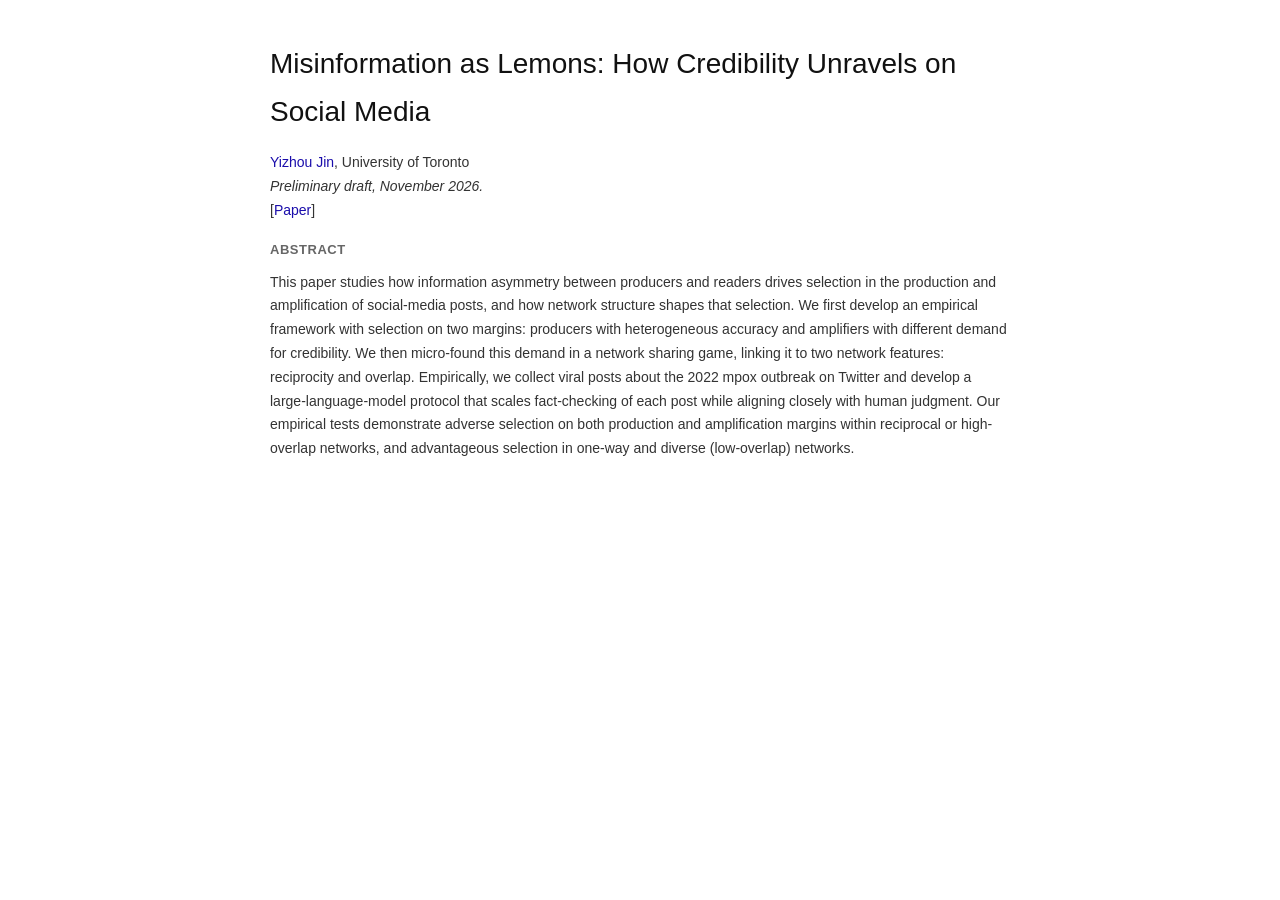
<file: misinformation-paper/index.html>
<!DOCTYPE html>
<html lang="en">
<head>
  <meta charset="UTF-8">
  <meta name="viewport" content="width=device-width, initial-scale=1.0">
  <title>Misinformation as Lemons - Yizhou Jin</title>
  <meta name="description" content="Misinformation as Lemons: How Credibility Unravels on Social Media, by Yizhou Jin">
  <link rel="stylesheet" href="../css/style.css">
  <!-- Fixed address printed on the paper's first page ("Click here for the latest version"). When the SSRN abstract
       page exists, replace this page with a redirect to it, so the printed link always reaches the latest version. -->
</head>
<body>

  <div class="container">
    <h1>Misinformation as Lemons: How Credibility Unravels on Social Media</h1>
    <p><a href="../">Yizhou Jin</a>, University of Toronto</p>
    <p><em>Preliminary draft, November 2026.</em></p>
    <p><span class="lk">[<a href="../files/research/jin_misinformation_as_lemons.pdf" target="_blank">Paper</a>]</span></p>
    <h3>Abstract</h3>
    <p>This paper studies how information asymmetry between producers and readers drives selection in the production and amplification of social-media posts, and how network structure shapes that selection. We first develop an empirical framework with selection on two margins: producers with heterogeneous accuracy and amplifiers with different demand for credibility. We then micro-found this demand in a network sharing game, linking it to two network features: reciprocity and overlap. Empirically, we collect viral posts about the 2022 mpox outbreak on Twitter and develop a large-language-model protocol that scales fact-checking of each post while aligning closely with human judgment. Our empirical tests demonstrate adverse selection on both production and amplification margins within reciprocal or high-overlap networks, and advantageous selection in one-way and diverse (low-overlap) networks.</p>
  </div>

</body>
</html>
</file>
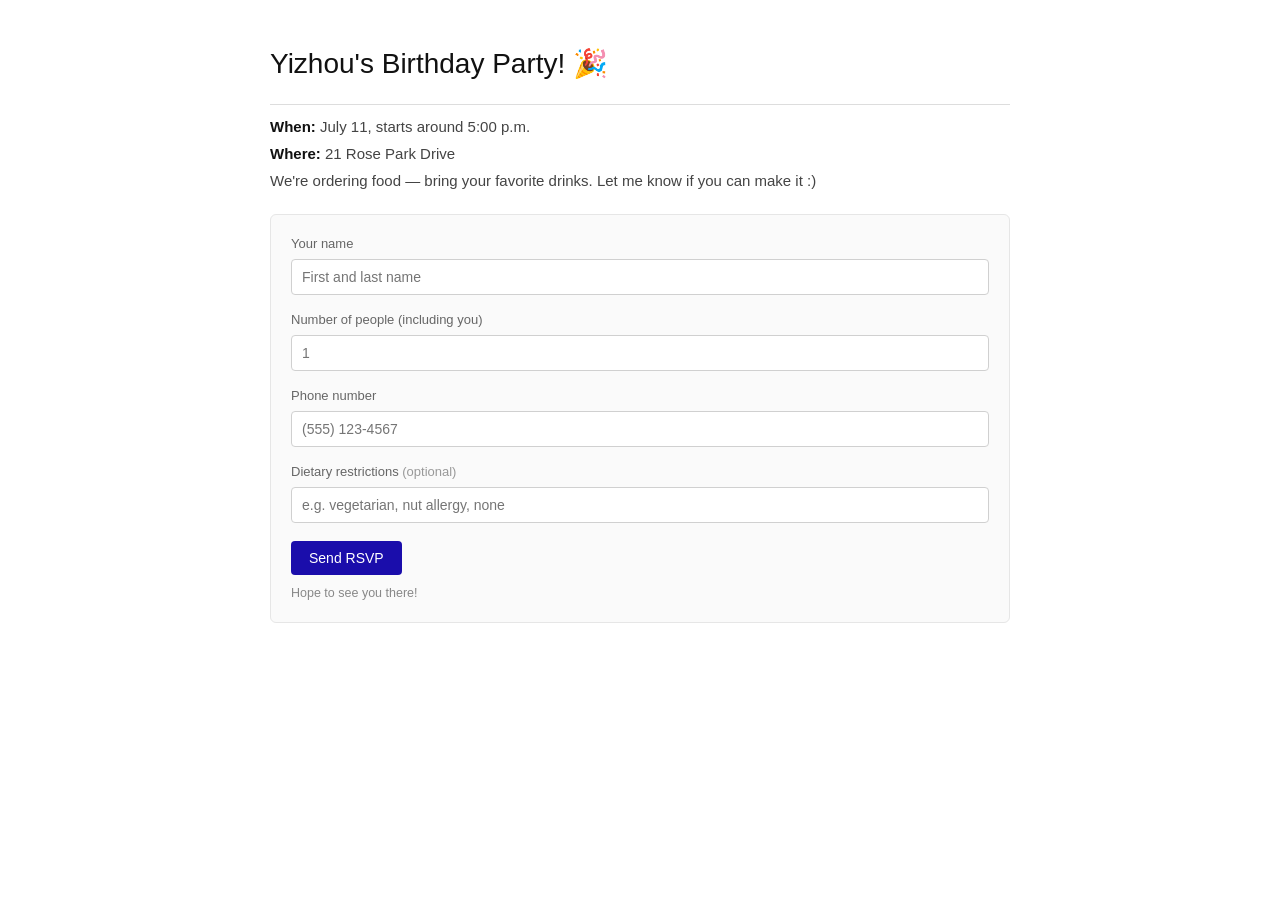
<file: rsvp/index.html>
<!DOCTYPE html>
<html lang="en">
<head>
  <meta charset="UTF-8">
  <meta name="viewport" content="width=device-width, initial-scale=1.0">
  <title>Birthday RSVP</title>
  <meta name="robots" content="noindex, nofollow">
  <link rel="stylesheet" href="../css/style.css">
  <style>
    .event-details {
      font-size: 15px;
      color: #444;
      line-height: 1.8;
      margin: 6px 0 20px;
    }
    .event-details strong { color: #111; }
    .form-section {
      background: #fafafa;
      border: 1px solid #e6e6e6;
      border-radius: 6px;
      padding: 18px 20px;
      margin: 12px 0 18px;
    }
    .form-field {
      margin-bottom: 14px;
    }
    .form-field label {
      display: block;
      font-size: 13px;
      color: #666;
      margin-bottom: 4px;
    }
    .form-field input {
      width: 100%;
      padding: 9px 10px;
      font-size: 14px;
      font-family: inherit;
      border: 1px solid #d0d0d0;
      border-radius: 4px;
      background: #fff;
    }
    .form-field input:focus {
      outline: none;
      border-color: #1a0dab;
    }
    button.submit {
      margin-top: 4px;
      padding: 9px 18px;
      background: #1a0dab;
      color: #fff;
      border: none;
      border-radius: 4px;
      font-size: 14px;
      font-family: inherit;
      cursor: pointer;
    }
    button.submit:hover { background: #1505a0; }
    button.submit:disabled {
      background: #bbb;
      cursor: not-allowed;
    }
    .hint {
      font-size: 12.5px;
      color: #888;
      margin-top: 8px;
    }
  </style>
</head>
<body>

  <div class="container">

    <header>
      <h1>Yizhou's Birthday Party! &#127881;</h1>
    </header>

    <hr>

    <p class="event-details">
      <strong>When:</strong> July 11, starts around 5:00 p.m.<br>
      <strong>Where:</strong> 21 Rose Park Drive<br>
      We're ordering food &mdash; bring your favorite drinks. Let me know if you can make it :)
    </p>

    <div class="form-section">
      <form id="rsvp-form" onsubmit="return submitRsvp(event)">
        <div class="form-field">
          <label for="rsvp-name">Your name</label>
          <input type="text" id="rsvp-name" name="name" placeholder="First and last name" autocomplete="name" required>
        </div>
        <div class="form-field">
          <label for="rsvp-count">Number of people (including you)</label>
          <input type="number" id="rsvp-count" name="count" min="1" step="1" placeholder="1" required>
        </div>
        <div class="form-field">
          <label for="rsvp-phone">Phone number</label>
          <input type="tel" id="rsvp-phone" name="phone" placeholder="(555) 123-4567" autocomplete="tel" required>
        </div>
        <div class="form-field">
          <label for="rsvp-dietary">Dietary restrictions <span style="color:#999;">(optional)</span></label>
          <input type="text" id="rsvp-dietary" name="dietary" placeholder="e.g. vegetarian, nut allergy, none">
        </div>
        <button type="submit" class="submit">Send RSVP</button>
        <p class="hint">Hope to see you there!</p>
      </form>
    </div>

  </div>

  <script>
    // Apps Script Web App URL — RSVPs are appended as rows to the "RSVPs"
    // tab of the private "Birthday RSVPs" Google Sheet.
    const SCRIPT_URL = "https://script.google.com/macros/s/AKfycbwtipKbaPOdYB1wx4olcfUmCD8VeefIbKoGTcT7WqJHbe4QPWN51pTpWUFPGIU4cPzBMQ/exec";

    // Fallback recipient if the Sheet submission ever fails.
    const HOST_EMAIL = "ejoejin@gmail.com";

    async function postToSheet(payload) {
      // text/plain content-type avoids a CORS preflight on Apps Script.
      const res = await fetch(SCRIPT_URL, {
        method: "POST",
        redirect: "follow",
        body: JSON.stringify(payload),
        headers: { "Content-Type": "text/plain;charset=utf-8" }
      });
      const data = await res.json();
      if (data.status !== "ok") throw new Error(data.message || "Unknown error");
      return data;
    }

    function escapeHtml(s) {
      return String(s).replace(/[&<>"']/g, function (c) {
        return { "&": "&amp;", "<": "&lt;", ">": "&gt;", '"': "&quot;", "'": "&#39;" }[c];
      });
    }

    function mailtoFallback(subject, body) {
      window.location.href = "mailto:" + HOST_EMAIL +
        "?subject=" + encodeURIComponent(subject) +
        "&body=" + encodeURIComponent(body);
    }

    async function submitRsvp(e) {
      e.preventDefault();
      const f = e.target;
      const payload = {
        type: "rsvp",
        name: (f.name.value || "").trim(),
        count: (f.count.value || "").trim(),
        phone: (f.phone.value || "").trim(),
        dietary: (f.dietary.value || "").trim()
      };
      if (!payload.name || !payload.count || !payload.phone) {
        alert("Please fill in your name, number of people, and phone.");
        return false;
      }
      const btn = f.querySelector('button[type="submit"]');
      const orig = btn.textContent;
      btn.disabled = true;
      btn.textContent = "Sending...";
      try {
        if (!SCRIPT_URL) throw new Error("Submission endpoint not configured.");
        await postToSheet(payload);
        const section = f.closest(".form-section");
        section.innerHTML =
          '<p style="margin:0; color:#0a7d2c; font-weight:600;">Thanks, ' +
          escapeHtml(payload.name) + '! Your RSVP is in. See you there 🎉</p>';
      } catch (err) {
        btn.disabled = false;
        btn.textContent = orig;
        const proceed = confirm(
          "Could not save your RSVP automatically (" + err.message + ").\n\n" +
          "Click OK to send it by email instead, or Cancel to retry."
        );
        if (proceed) {
          const subject = "Birthday RSVP from " + (payload.name || "(no name)");
          const body =
            "Name: " + payload.name + "\n" +
            "Number of people: " + payload.count + "\n" +
            "Phone: " + payload.phone + "\n" +
            "Dietary restrictions: " + (payload.dietary || "(none)") + "\n";
          mailtoFallback(subject, body);
        }
      }
      return false;
    }
  </script>

</body>
</html>
</file>
<file: css/style.css>
/* ===== Reset & Base ===== */
*, *::before, *::after {
  margin: 0;
  padding: 0;
  box-sizing: border-box;
}

body {
  font-family: -apple-system, BlinkMacSystemFont, "Segoe UI", Helvetica, Arial, sans-serif;
  font-size: 14px;
  line-height: 1.7;
  color: #333;
  background: #fff;
}

a {
  color: #1a0dab;
  text-decoration: none;
}

a:hover {
  text-decoration: underline;
}

/* ===== Container ===== */
.container {
  max-width: 780px;
  margin: 0 auto;
  padding: 40px 20px 60px;
}

/* ===== Header ===== */
header {
  margin-bottom: 10px;
}

h1 {
  font-size: 28px;
  font-weight: 400;
  color: #111;
  margin-bottom: 16px;
}

/* Side-by-side: photo+contact left, bio right */
.header-row {
  display: flex;
  gap: 30px;
  align-items: flex-start;
}

.header-left {
  flex-shrink: 0;
}

.header-left p {
  margin-bottom: 2px;
}

.headshot {
  width: 160px;
  height: auto;
  margin-bottom: 8px;
}

.header-right {
  margin-top: -2px;
}

.header-right p {
  margin-bottom: 8px;
}

.icon-emoji {
  width: 1em;
  height: 1em;
  vertical-align: middle;
}

/* ===== Horizontal Rules ===== */
hr {
  border: none;
  border-top: 1px solid #ddd;
  margin: 8px 0;
}

/* ===== Expandable Sections ===== */
details {
  padding: 4px 0;
}

summary {
  font-size: 16px;
  font-weight: 600;
  color: #111;
  cursor: pointer;
  padding: 8px 0;
  list-style: none;
}

summary::-webkit-details-marker {
  display: none;
}

summary::before {
  content: "▸ ";
  font-size: 13px;
  color: #888;
}

details[open] > summary::before {
  content: "▾ ";
}

summary:hover {
  color: #1a0dab;
}

details > *:not(summary) {
  padding-left: 16px;
}

h3 {
  font-size: 13px;
  font-weight: 600;
  color: #666;
  text-transform: uppercase;
  letter-spacing: 0.04em;
  margin-top: 16px;
  margin-bottom: 10px;
}

/* ===== Research Overview ===== */
.research-overview {
  margin-bottom: 10px;
}

/* ===== Papers ===== */
.paper {
  margin-bottom: 16px;
}

.paper p {
  line-height: 1.6;
}

.paper strong {
  font-weight: 600;
  color: #111;
}

/* ===== Items (Teaching, Discussions) ===== */
.item {
  margin-bottom: 14px;
}

.item p {
  line-height: 1.6;
}

/* ===== Footer ===== */
footer {
  margin-top: 8px;
  padding-top: 12px;
  border-top: 1px solid #ddd;
  font-size: 13px;
  color: #777;
  line-height: 1.8;
}

footer p {
  margin-bottom: 10px;
}

/* ===== Responsive ===== */
@media (max-width: 500px) {
  .container {
    padding: 24px 16px 40px;
  }

  h1 {
    font-size: 24px;
  }

  /* Phone header (author pick 2026-10-20): photo beside the name and contact lines, bio below. */
  header.profile {
    display: grid;
    grid-template-columns: 96px 1fr;
    column-gap: 14px;
    align-items: start;
  }

  .header-row,
  .header-left {
    display: contents;
  }

  .profile h1 {
    grid-column: 2;
    grid-row: 1;
    line-height: 1.25;
    margin-bottom: 4px;
  }

  .headshot {
    grid-column: 1;
    grid-row: 1 / span 4;
    width: 96px;
    margin-bottom: 0;
  }

  .header-left p {
    grid-column: 2;
    margin-bottom: 0;
    line-height: 1.55;
  }

  .header-right {
    grid-column: 1 / -1;
    margin-top: 16px;
  }

  /* Full width for section contents and summaries on phones. */
  details > *:not(summary) {
    padding-left: 0;
  }

  summary {
    padding: 10px 0;
  }

  .paper details.abstract > p {
    padding-left: 10px;
    border-left: 2px solid #e3e3e3;
  }
}

/* Each "[link]" stays on one line (2026-10-20). */
.lk {
  white-space: nowrap;
}

/* Grey "[new]" in front of a paper's title (author request 2026-11-06). */
.new {
  color: #888;
}

/* Per-paper summary toggles (added 2026-10-01): small, collapsed by default, under each paper's links. */
.paper details.abstract {
  padding: 0 0 6px 0;
}
.paper details.abstract > summary {
  font-size: 13px;
  font-weight: 500;
  color: #555;
  padding: 2px 0;
}
.paper details.abstract > p {
  font-size: 14px;
  color: #333;
  margin: 4px 0 6px 0;
}

/* Coauthor names link to their websites but read as plain text (author request 2026-10-01). */
a.coauthor, a.coauthor:visited, a.coauthor:hover, a.coauthor:active {
  color: inherit;
  text-decoration: none;
}
</file>
